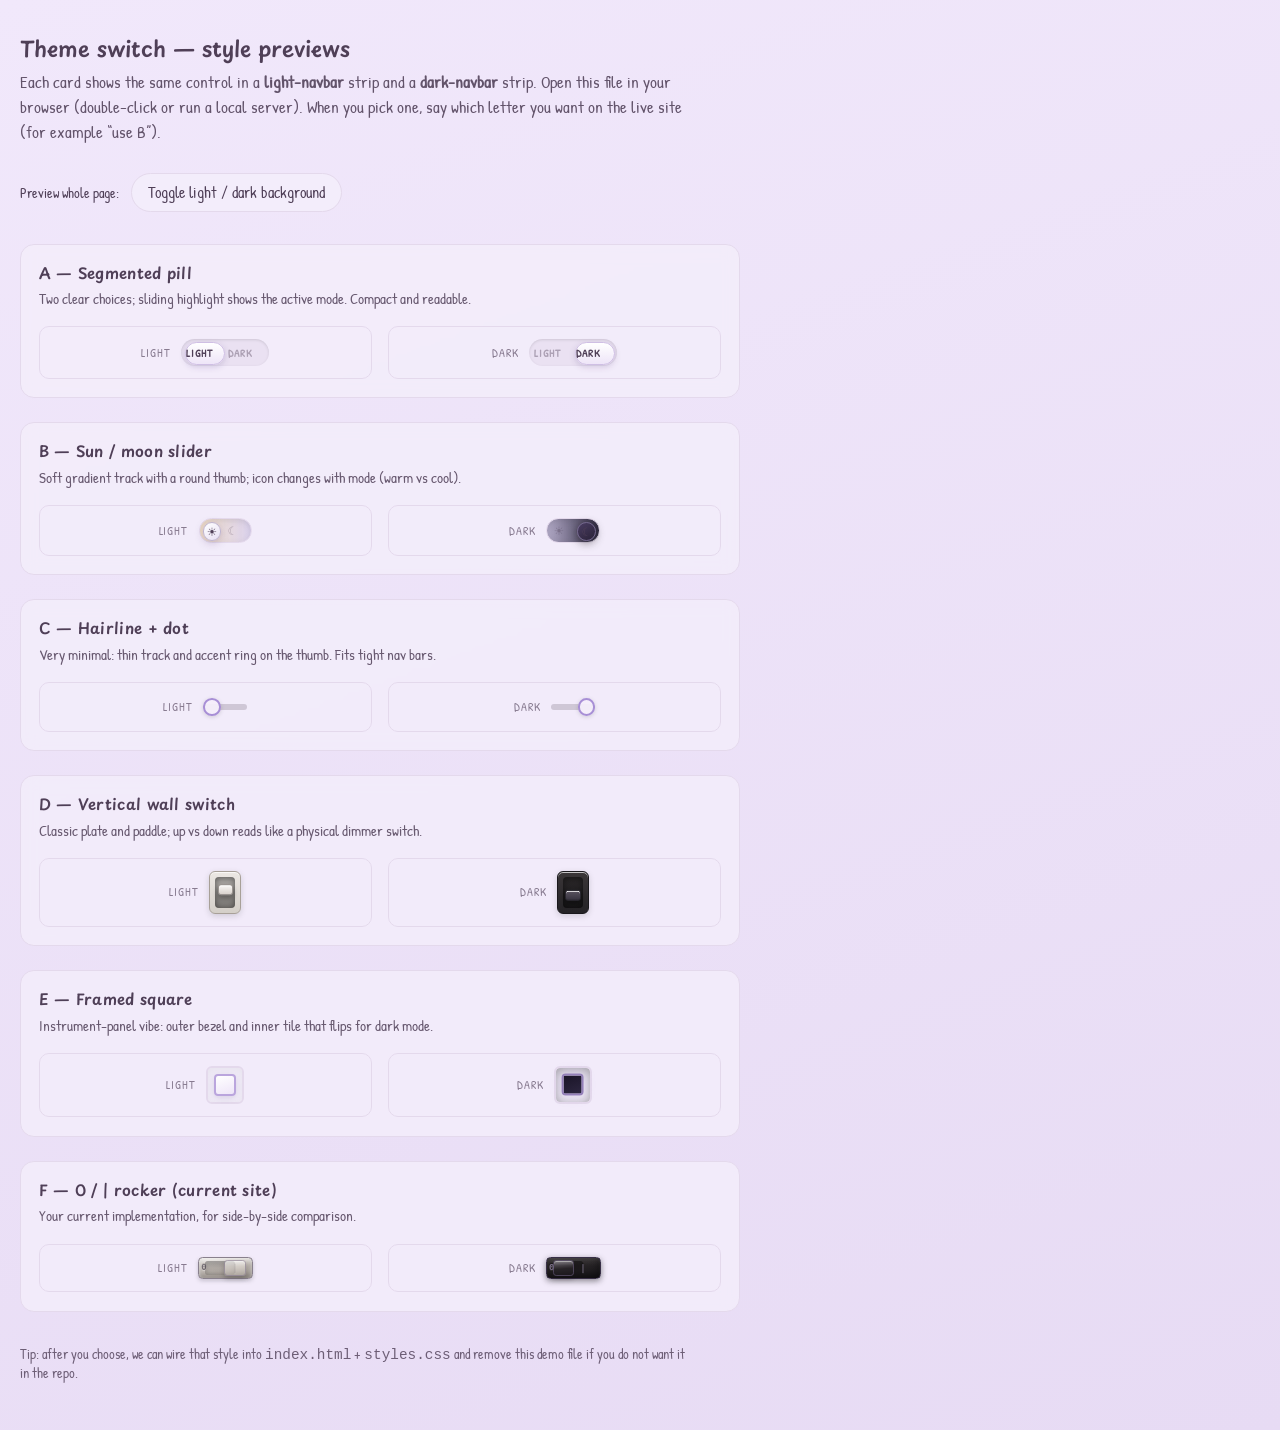
<file: theme-toggle-demos.html>
<!DOCTYPE html>
<html lang="en">
<head>
  <meta charset="UTF-8" />
  <meta name="viewport" content="width=device-width, initial-scale=1" />
  <title>Theme switch style options</title>
  <link rel="preconnect" href="https://fonts.googleapis.com" />
  <link rel="preconnect" href="https://fonts.gstatic.com" crossorigin />
  <link href="https://fonts.googleapis.com/css2?family=Patrick+Hand&family=Playpen+Sans:wght@400;600&display=swap" rel="stylesheet" />
  <style>
    :root {
      --accent: #a88fd6;
      --accent-soft: #eee5f8;
      --text: #4f3f57;
      --border: #e4d9ec;
      --nav: rgba(244, 238, 251, 0.95);
    }
    :root.demo-dark-root {
      --accent: #cfb6ff;
      --accent-soft: #453160;
      --text: #f4edff;
      --border: #665481;
      --nav: rgba(24, 17, 36, 0.92);
    }

    * { box-sizing: border-box; }
    body {
      margin: 0;
      font-family: 'Patrick Hand', 'Playpen Sans', system-ui, sans-serif;
      color: var(--text);
      background: linear-gradient(160deg, #f1e8fb 0%, #e7dbf4 100%);
      min-height: 100vh;
      padding: 2rem 1.25rem 3rem;
    }
    body.demo-dark-page {
      background: linear-gradient(160deg, #181124 0%, #261b39 100%);
    }

    h1 {
      font-family: 'Playpen Sans', system-ui, sans-serif;
      font-size: 1.35rem;
      font-weight: 600;
      margin: 0 0 0.35rem;
    }
    .lede {
      max-width: 42rem;
      margin: 0 0 1.75rem;
      opacity: 0.88;
      font-size: 1.05rem;
      line-height: 1.5;
    }
    .page-toggle {
      margin-bottom: 2rem;
      display: flex;
      align-items: center;
      gap: 0.75rem;
      flex-wrap: wrap;
    }
    .page-toggle button {
      font: inherit;
      padding: 0.45rem 1rem;
      border-radius: 999px;
      border: 1px solid var(--border);
      background: var(--nav);
      color: var(--text);
      cursor: pointer;
    }
    .page-toggle button:hover {
      border-color: var(--accent);
    }

    .grid {
      display: grid;
      gap: 1.5rem;
      max-width: 720px;
    }

    .card {
      border: 1px solid var(--border);
      border-radius: 14px;
      padding: 1rem 1.1rem 1.15rem;
      background: color-mix(in srgb, var(--nav) 88%, transparent);
      backdrop-filter: blur(8px);
    }
    .card h2 {
      font-family: 'Playpen Sans', system-ui, sans-serif;
      font-size: 0.95rem;
      font-weight: 600;
      margin: 0 0 0.35rem;
      letter-spacing: 0.02em;
    }
    .card p {
      margin: 0 0 1rem;
      font-size: 0.92rem;
      opacity: 0.85;
      line-height: 1.45;
    }

    .compare {
      display: flex;
      align-items: center;
      gap: 1rem;
      flex-wrap: wrap;
    }
    .strip {
      flex: 1;
      min-width: 140px;
      border-radius: 10px;
      padding: 0.75rem 1rem;
      display: flex;
      align-items: center;
      justify-content: center;
      border: 1px solid var(--border);
    }
    .strip span {
      font-size: 0.72rem;
      text-transform: uppercase;
      letter-spacing: 0.08em;
      opacity: 0.65;
      margin-right: 0.65rem;
    }

    /* ---------- A: Segmented pill ---------- */
    .sw-a {
      position: relative;
      display: flex;
      width: 5.5rem;
      height: 1.65rem;
      border-radius: 999px;
      padding: 3px;
      background: color-mix(in srgb, var(--border) 55%, transparent);
      box-shadow: inset 0 1px 3px rgba(0, 0, 0, 0.12);
    }
    .sw-a::after {
      content: '';
      position: absolute;
      top: 3px;
      left: 4px;
      width: calc(50% - 6px);
      height: calc(100% - 6px);
      border-radius: 999px;
      background: linear-gradient(180deg, #fff 0%, var(--accent-soft) 100%);
      border: 1px solid color-mix(in srgb, var(--accent) 35%, var(--border));
      box-shadow: 0 2px 6px rgba(80, 60, 120, 0.2);
      transition: left 0.28s cubic-bezier(0.34, 1.2, 0.64, 1);
      z-index: 0;
    }
    .strip-dark .sw-a::after {
      left: calc(100% - 4px - (50% - 6px));
    }
    .sw-a .lbl {
      position: relative;
      z-index: 1;
      flex: 1;
      display: flex;
      align-items: center;
      justify-content: center;
      font-size: 0.68rem;
      font-weight: 600;
      opacity: 0.45;
      user-select: none;
    }
    .strip-light .sw-a .lbl:first-child { opacity: 1; color: var(--text); }
    .strip-dark .sw-a .lbl:last-child { opacity: 1; color: var(--text); }
    .strip-dark .sw-a .lbl:first-child { opacity: 0.4; }
    .strip-light .sw-a .lbl:last-child { opacity: 0.4; }

    /* ---------- B: Sun / moon slider ---------- */
    .sw-b {
      position: relative;
      width: 3.35rem;
      height: 1.55rem;
      border-radius: 999px;
      background: linear-gradient(90deg, rgba(255, 213, 120, 0.35), rgba(120, 100, 180, 0.2));
      border: 1px solid var(--border);
      box-shadow: inset 0 2px 6px rgba(0, 0, 0, 0.1);
    }
    .strip-dark .sw-b {
      background: linear-gradient(90deg, rgba(80, 70, 120, 0.4), rgba(30, 24, 50, 0.9));
    }
    .sw-b .thumb {
      position: absolute;
      top: 3px;
      width: calc(1.55rem - 6px);
      height: calc(1.55rem - 6px);
      border-radius: 50%;
      background: linear-gradient(145deg, #fff 0%, #e8e0f4 100%);
      border: 1px solid color-mix(in srgb, var(--accent) 40%, #ccc);
      box-shadow: 0 2px 8px rgba(60, 40, 100, 0.25);
      display: flex;
      align-items: center;
      justify-content: center;
      font-size: 0.72rem;
      transition: left 0.3s cubic-bezier(0.34, 1.2, 0.64, 1), transform 0.3s;
      left: 3px;
    }
    .strip-dark .sw-b .thumb {
      left: calc(100% - 3px - (1.55rem - 6px));
      background: linear-gradient(145deg, #4a3d62 0%, #2a2238 100%);
      border-color: color-mix(in srgb, var(--accent) 55%, #333);
      box-shadow: 0 2px 10px rgba(0, 0, 0, 0.45);
    }
    .sw-b .hint {
      position: absolute;
      inset: 0;
      display: flex;
      align-items: center;
      justify-content: space-between;
      padding: 0 0.4rem;
      font-size: 0.55rem;
      opacity: 0.55;
      pointer-events: none;
    }

    /* ---------- C: Minimal hairline ---------- */
    .sw-c {
      position: relative;
      width: 2.75rem;
      height: 0.38rem;
      border-radius: 999px;
      background: color-mix(in srgb, var(--text) 22%, transparent);
      margin: 0.55rem 0;
    }
    .sw-c .thumb {
      position: absolute;
      top: 50%;
      width: 1.1rem;
      height: 1.1rem;
      margin-top: -0.55rem;
      border-radius: 50%;
      background: var(--nav);
      border: 2px solid var(--accent);
      box-shadow: 0 1px 4px rgba(0, 0, 0, 0.15);
      left: 0;
      transition: left 0.3s cubic-bezier(0.34, 1.2, 0.64, 1);
    }
    .strip-dark .sw-c .thumb {
      left: calc(100% - 1.1rem);
    }

    /* ---------- D: Vertical wall switch ---------- */
    .sw-d {
      width: 2rem;
      height: 2.65rem;
      border-radius: 6px;
      padding: 5px;
      background: linear-gradient(180deg, #ece8e4 0%, #d4cfc8 100%);
      border: 1px solid #a8a098;
      box-shadow:
        inset 0 1px 0 rgba(255, 255, 255, 0.7),
        0 2px 6px rgba(0, 0, 0, 0.15);
    }
    .strip-dark .sw-d {
      background: linear-gradient(180deg, #3a3638 0%, #252326 100%);
      border-color: #1a181c;
    }
    .sw-d .plate {
      height: 100%;
      border-radius: 4px;
      background: linear-gradient(180deg, rgba(0, 0, 0, 0.2) 0%, rgba(0, 0, 0, 0.45) 100%);
      box-shadow: inset 0 2px 6px rgba(0, 0, 0, 0.5);
      position: relative;
      display: flex;
      flex-direction: column;
      align-items: center;
      justify-content: center;
      padding: 3px 0;
    }
    .sw-d .paddle {
      width: 78%;
      height: 42%;
      border-radius: 3px;
      background: linear-gradient(180deg, #faf8f6 0%, #d8d2cc 100%);
      border: 1px solid #9a9490;
      box-shadow:
        0 3px 5px rgba(0, 0, 0, 0.35),
        inset 0 1px 0 #fff;
      transition: transform 0.3s cubic-bezier(0.34, 1.2, 0.64, 1);
      transform: translateY(-28%);
    }
    .strip-dark .sw-d .paddle {
      transform: translateY(28%);
      background: linear-gradient(180deg, #5a5460 0%, #383440 100%);
      border-color: #2a2830;
    }

    /* ---------- E: Outline square (retro tech) ---------- */
    .sw-e {
      width: 2.4rem;
      height: 2.4rem;
      border-radius: 6px;
      border: 2px solid var(--border);
      background: color-mix(in srgb, var(--nav) 70%, transparent);
      display: flex;
      align-items: center;
      justify-content: center;
      box-shadow: inset 0 2px 8px rgba(0, 0, 0, 0.06);
    }
    .strip-dark .sw-e {
      box-shadow: inset 0 2px 12px rgba(0, 0, 0, 0.35);
    }
    .sw-e .inner {
      width: 1.35rem;
      height: 1.35rem;
      border-radius: 4px;
      border: 2px solid color-mix(in srgb, var(--accent) 70%, var(--border));
      background: linear-gradient(160deg, #fff 0%, var(--accent-soft) 100%);
      box-shadow: 0 2px 6px rgba(100, 80, 140, 0.2);
      transition: transform 0.28s, background 0.28s, border-color 0.28s;
    }
    .strip-dark .sw-e .inner {
      transform: rotate(180deg);
      background: linear-gradient(160deg, #2d2640 0%, #1a1528 100%);
      border-color: color-mix(in srgb, var(--accent) 80%, #444);
      box-shadow: 0 0 12px color-mix(in srgb, var(--accent) 25%, transparent);
    }

    /* ---------- F: Current site rocker (reference) ---------- */
    .sw-f {
      --rocker-pad: 0.38rem;
      --rocker-knob-w: 1.34rem;
      position: relative;
      width: 3.42rem;
      height: 1.42rem;
      border-radius: 0.28rem;
      border: 1px solid color-mix(in srgb, var(--border) 55%, #1a1418 45%);
      background:
        linear-gradient(180deg, rgba(255, 255, 255, 0.22) 0%, transparent 42%),
        linear-gradient(165deg, #e8e4e0 0%, #c9c2bc 38%, #a8a099 100%);
      box-shadow:
        inset 0 2px 4px rgba(255, 255, 255, 0.65),
        inset 0 -3px 6px rgba(22, 18, 16, 0.28),
        0 2px 4px rgba(12, 10, 14, 0.18);
    }
    .strip-dark .sw-f {
      border-color: color-mix(in srgb, var(--accent) 28%, #0d0a10 72%);
      background:
        linear-gradient(180deg, rgba(255, 255, 255, 0.08) 0%, transparent 40%),
        linear-gradient(165deg, #3a3638 0%, #2a2628 40%, #18161a 100%);
      box-shadow:
        inset 0 2px 3px rgba(255, 255, 255, 0.06),
        inset 0 -3px 8px rgba(0, 0, 0, 0.55),
        0 2px 6px rgba(0, 0, 0, 0.45);
    }
    .sw-f .slot {
      position: absolute;
      top: 0.2rem;
      bottom: 0.2rem;
      left: var(--rocker-pad);
      right: var(--rocker-pad);
      border-radius: 0.18rem;
      background: linear-gradient(180deg, rgba(12, 10, 14, 0.22) 0%, rgba(40, 36, 34, 0.12) 100%);
      box-shadow: inset 0 3px 6px rgba(0, 0, 0, 0.38);
      pointer-events: none;
    }
    .strip-dark .sw-f .slot {
      background: linear-gradient(180deg, rgba(0, 0, 0, 0.45) 0%, rgba(30, 26, 32, 0.35) 100%);
    }
    .sw-f .m0,
    .sw-f .mi {
      position: absolute;
      top: 50%;
      transform: translateY(-50%);
      font-family: ui-monospace, monospace;
      font-size: 0.56rem;
      font-weight: 700;
      color: color-mix(in srgb, #2a2624 78%, var(--accent) 22%);
      text-shadow: 0 1px 0 rgba(255, 255, 255, 0.45), 0 -1px 0 rgba(0, 0, 0, 0.2);
      z-index: 1;
    }
    .sw-f .m0 { left: 0.14rem; }
    .sw-f .mi { right: 0.16rem; font-size: 0.62rem; font-weight: 500; }
    .strip-dark .sw-f .m0,
    .strip-dark .sw-f .mi {
      color: color-mix(in srgb, #b8b0b8 55%, var(--accent) 45%);
      text-shadow: 0 1px 0 rgba(255, 255, 255, 0.12), 0 -1px 1px rgba(0, 0, 0, 0.85);
    }
    .sw-f .knob {
      position: absolute;
      z-index: 2;
      top: 0.14rem;
      bottom: 0.14rem;
      width: var(--rocker-knob-w);
      left: calc(100% - var(--rocker-pad) - var(--rocker-knob-w));
      border-radius: 0.2rem;
      background:
        linear-gradient(180deg, rgba(255, 255, 255, 0.55) 0%, rgba(255, 255, 255, 0) 36%),
        linear-gradient(175deg, #f6f4f2 0%, #dcd6d0 45%, #b8b0a8 100%);
      border: 1px solid color-mix(in srgb, #8a8480 70%, var(--accent) 30%);
      box-shadow: 0 3px 5px rgba(12, 10, 14, 0.35), inset 0 1px 0 rgba(255, 255, 255, 0.9);
      transition: left 0.3s cubic-bezier(0.34, 1.2, 0.64, 1);
    }
    .strip-dark .sw-f .knob {
      left: var(--rocker-pad);
      background:
        linear-gradient(180deg, rgba(255, 255, 255, 0.22) 0%, transparent 32%),
        linear-gradient(175deg, color-mix(in srgb, var(--accent-soft) 55%, #4a4548 45%) 0%, #2c282c 55%, #1e1a1f 100%);
      border-color: color-mix(in srgb, var(--accent) 42%, #3a3638 58%);
    }

    footer {
      margin-top: 2rem;
      font-size: 0.9rem;
      opacity: 0.8;
      max-width: 42rem;
    }
  </style>
</head>
<body>
  <h1>Theme switch — style previews</h1>
  <p class="lede">
    Each card shows the same control in a <strong>light-navbar</strong> strip and a <strong>dark-navbar</strong> strip.
    Open this file in your browser (double-click or run a local server). When you pick one, say which letter you want on the live site (for example &ldquo;use B&rdquo;).
  </p>

  <div class="page-toggle">
    <span style="font-size:0.9rem;">Preview whole page:</span>
    <button type="button" id="demo-page-theme">Toggle light / dark background</button>
  </div>

  <div class="grid">
    <article class="card">
      <h2>A — Segmented pill</h2>
      <p>Two clear choices; sliding highlight shows the active mode. Compact and readable.</p>
      <div class="compare">
        <div class="strip strip-light"><span>Light</span>
          <div class="sw-a" aria-hidden="true"><span class="lbl">Light</span><span class="lbl">Dark</span></div>
        </div>
        <div class="strip strip-dark"><span>Dark</span>
          <div class="sw-a" aria-hidden="true"><span class="lbl">Light</span><span class="lbl">Dark</span></div>
        </div>
      </div>
    </article>

    <article class="card">
      <h2>B — Sun / moon slider</h2>
      <p>Soft gradient track with a round thumb; icon changes with mode (warm vs cool).</p>
      <div class="compare">
        <div class="strip strip-light"><span>Light</span>
          <div class="sw-b" aria-hidden="true">
            <div class="hint"><span>☀</span><span>☾</span></div>
            <div class="thumb">☀</div>
          </div>
        </div>
        <div class="strip strip-dark"><span>Dark</span>
          <div class="sw-b" aria-hidden="true">
            <div class="hint"><span>☀</span><span>☾</span></div>
            <div class="thumb">☾</div>
          </div>
        </div>
      </div>
    </article>

    <article class="card">
      <h2>C — Hairline + dot</h2>
      <p>Very minimal: thin track and accent ring on the thumb. Fits tight nav bars.</p>
      <div class="compare">
        <div class="strip strip-light"><span>Light</span><div class="sw-c" aria-hidden="true"><div class="thumb"></div></div></div>
        <div class="strip strip-dark"><span>Dark</span><div class="sw-c" aria-hidden="true"><div class="thumb"></div></div></div>
      </div>
    </article>

    <article class="card">
      <h2>D — Vertical wall switch</h2>
      <p>Classic plate and paddle; up vs down reads like a physical dimmer switch.</p>
      <div class="compare">
        <div class="strip strip-light"><span>Light</span>
          <div class="sw-d" aria-hidden="true"><div class="plate"><div class="paddle"></div></div></div>
        </div>
        <div class="strip strip-dark"><span>Dark</span>
          <div class="sw-d" aria-hidden="true"><div class="plate"><div class="paddle"></div></div></div>
        </div>
      </div>
    </article>

    <article class="card">
      <h2>E — Framed square</h2>
      <p>Instrument-panel vibe: outer bezel and inner tile that flips for dark mode.</p>
      <div class="compare">
        <div class="strip strip-light"><span>Light</span><div class="sw-e" aria-hidden="true"><div class="inner"></div></div></div>
        <div class="strip strip-dark"><span>Dark</span><div class="sw-e" aria-hidden="true"><div class="inner"></div></div></div>
      </div>
    </article>

    <article class="card">
      <h2>F — 0 / | rocker (current site)</h2>
      <p>Your current implementation, for side-by-side comparison.</p>
      <div class="compare">
        <div class="strip strip-light"><span>Light</span>
          <div class="sw-f" aria-hidden="true">
            <span class="slot"></span><span class="m0">0</span><span class="mi">|</span><span class="knob"></span>
          </div>
        </div>
        <div class="strip strip-dark"><span>Dark</span>
          <div class="sw-f" aria-hidden="true">
            <span class="slot"></span><span class="m0">0</span><span class="mi">|</span><span class="knob"></span>
          </div>
        </div>
      </div>
    </article>
  </div>

  <footer>
    Tip: after you choose, we can wire that style into <code>index.html</code> + <code>styles.css</code> and remove this demo file if you do not want it in the repo.
  </footer>

  <script>
    (function () {
      var btn = document.getElementById('demo-page-theme');
      if (!btn) return;
      btn.addEventListener('click', function () {
        var dark = document.body.classList.toggle('demo-dark-page');
        document.documentElement.classList.toggle('demo-dark-root', dark);
        btn.textContent = dark ? 'Use light page background' : 'Use dark page background';
      });
    })();
  </script>
</body>
</html>
</file>
